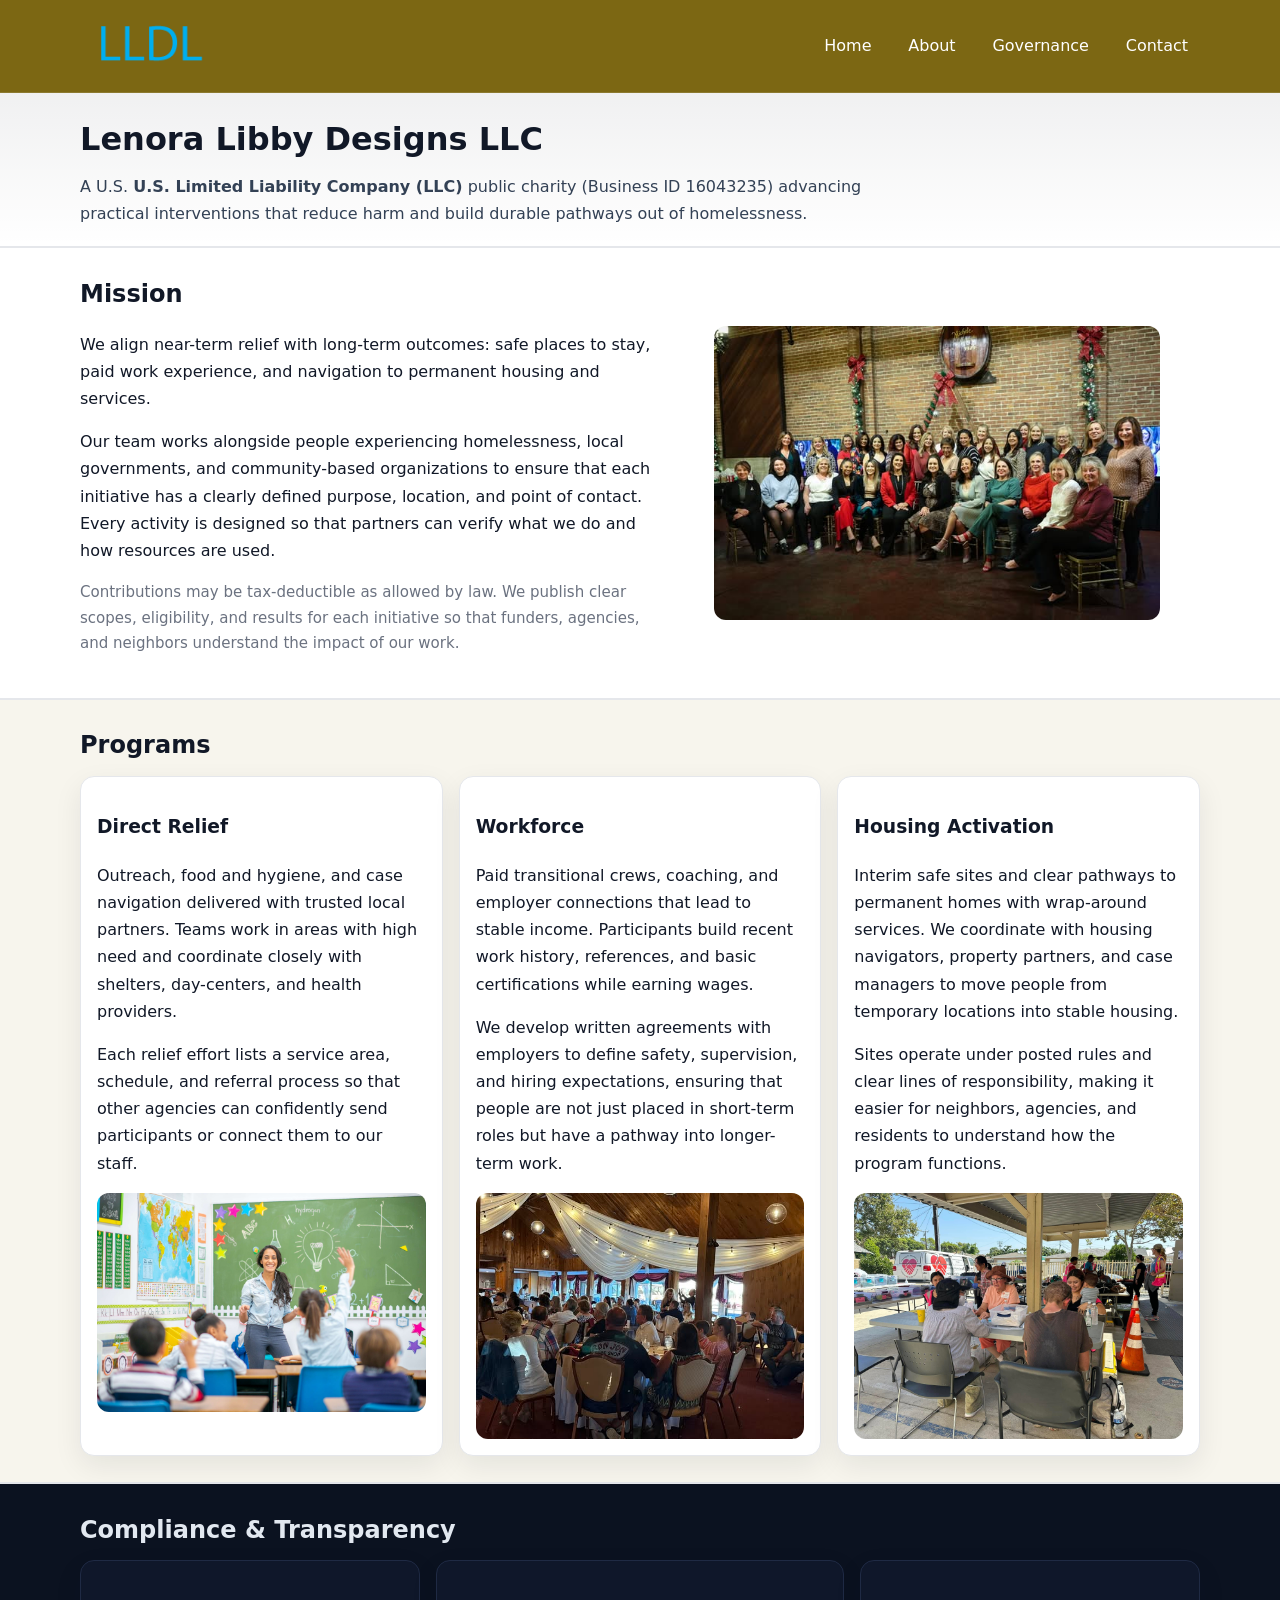
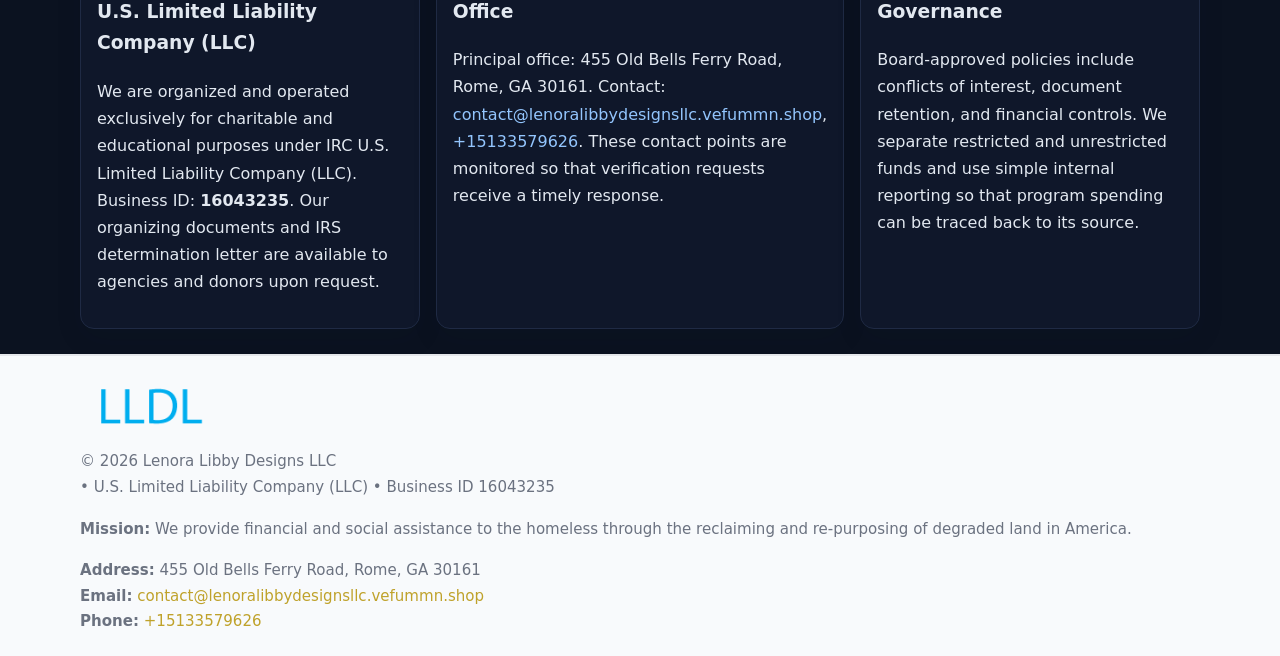
<file: index.html>
<!doctype html>
<html lang="en">
<head>
<meta charset="utf-8"/><meta name="viewport" content="width=device-width,initial-scale=1"/>
<title>Lenora Libby Designs LLC – Nonprofit • 2025</title>
<link rel="stylesheet" href="assets/styles.css"/><link rel="icon" href="images/logo.png">
<meta name="data-ein" content="16043235"><meta name="data-name" content="Lenora Libby Designs LLC">
<meta name="data-email" content="contact@lenoralibbydesignsllc.vefummn.shop"><meta name="data-phone" content="+15133579626">
<meta name="data-address" content="455 Old Bells Ferry Road, Rome, GA 30161"><meta name="data-map" content="455+Old+Bells+Ferry+Road,+Rome,+GA+30161">
  <meta name="description" content="Dedicated to community services, education, and direct relief, Lenora Libby Designs LLC collaborates with neighbors and partners to deliver practical help and long-term impact.">
</head>
<body>
<div style="position:absolute;left:-9999px;top:-9999px;opacity:0" data-uniq="{{UNIQUE_BLOB}}">
  <span>Dedicated to community services, education, and direct relief, Lenora Libby Designs LLC collaborates with neighbors and partners to deliver practical help and long-term impact.</span><svg width="12" height="12" viewBox="0 0 12 12" xmlns="http://www.w3.org/2000/svg"><circle cx="6" cy="6" r="5" fill="#b45309"/></svg><img src="images/education.jpg" width="1" height="1" alt="" loading="lazy"/>
</div>

<header>
  <div class="header-wrap">
    <a href="index.html"><img src="images/logo.png" alt="Lenora Libby Designs LLC logo" style="width:140px"></a>
    <nav><a class="active" href="index.html">Home</a><a href="about.html">About</a><a href="governance.html">Governance</a><a href="contact.html">Contact</a></nav>
  </div>
</header>

<div class="tagline">
  <div class="container">
    <h1>Lenora Libby Designs LLC</h1>
    <p class="c22944cb6d9">
      A U.S. <strong>U.S. Limited Liability Company (LLC)</strong> public charity (Business ID 16043235) advancing practical interventions that
      reduce harm and build durable pathways out of homelessness.
    </p>
  </div>
</div>

<main>
  <section class="band">
    <div class="container cd9cc1539a3">
      <div>
        <h2>Mission</h2>
        <p>We align near-term relief with long-term outcomes: safe places to stay, paid work experience, and navigation to permanent housing and services.</p>
        <p>Our team works alongside people experiencing homelessness, local governments, and community-based organizations to ensure that each initiative has a clearly defined purpose, location, and point of contact. Every activity is designed so that partners can verify what we do and how resources are used.</p>
        <p class="small">Contributions may be tax-deductible as allowed by law. We publish clear scopes, eligibility, and results for each initiative so that funders, agencies, and neighbors understand the impact of our work.</p>
      </div>
      <figure><img src="images/hero.jpg" alt="Mission in action"></figure>
    </div>
  </section>

  <section class="band soft">
    <div class="container">
      <h2>Programs</h2>
      <div class="cards">
        <article class="c22372160f6">
          <h3>Direct Relief</h3>
          <p>Outreach, food and hygiene, and case navigation delivered with trusted local partners. Teams work in areas with high need and coordinate closely with shelters, day-centers, and health providers.</p>
          <p>Each relief effort lists a service area, schedule, and referral process so that other agencies can confidently send participants or connect them to our staff.</p>
          <img src="images/relief.jpg" alt="Direct relief program">
        </article>
        <article class="c22372160f6">
          <h3>Workforce</h3>
          <p>Paid transitional crews, coaching, and employer connections that lead to stable income. Participants build recent work history, references, and basic certifications while earning wages.</p>
          <p>We develop written agreements with employers to define safety, supervision, and hiring expectations, ensuring that people are not just placed in short-term roles but have a pathway into longer-term work.</p>
          <img src="images/jobs.jpg" alt="Workforce and job preparation">
        </article>
        <article class="c22372160f6">
          <h3>Housing Activation</h3>
          <p>Interim safe sites and clear pathways to permanent homes with wrap-around services. We coordinate with housing navigators, property partners, and case managers to move people from temporary locations into stable housing.</p>
          <p>Sites operate under posted rules and clear lines of responsibility, making it easier for neighbors, agencies, and residents to understand how the program functions.</p>
          <img src="images/land.jpg" alt="Housing activation and safe sites">
        </article>
      </div>
    </div>
  </section>

  <section class="band dark">
    <div class="container">
      <h2>Compliance & Transparency</h2>
      <div class="cards">
        <div class="c22372160f6 dark">
          <h3>U.S. Limited Liability Company (LLC)</h3>
          <p>We are organized and operated exclusively for charitable and educational purposes under IRC U.S. Limited Liability Company (LLC). Business ID: <strong>16043235</strong>. Our organizing documents and IRS determination letter are available to agencies and donors upon request.</p>
        </div>
        <div class="c22372160f6 dark">
          <h3>Office</h3>
          <p>Principal office: 455 Old Bells Ferry Road, Rome, GA 30161. Contact: <a href="mailto:contact@lenoralibbydesignsllc.vefummn.shop">contact@lenoralibbydesignsllc.vefummn.shop</a>, <a href="tel:+15133579626">+15133579626</a>. These contact points are monitored so that verification requests receive a timely response.</p>
        </div>
        <div class="c22372160f6 dark">
          <h3>Governance</h3>
          <p>Board-approved policies include conflicts of interest, document retention, and financial controls. We separate restricted and unrestricted funds and use simple internal reporting so that program spending can be traced back to its source.</p>
        </div>
      </div>
    </div>
  </section>

  <footer>
    <div class="container grid">
      <div><img src="images/logo.png" alt="" style="width:140px;margin-bottom:.6rem">
        <div class="small">© <span id="year"></span> Lenora Libby Designs LLC</div>
        <div class="small"> • U.S. Limited Liability Company (LLC) • Business ID 16043235</div>
      </div>
      <div><div class="small"><strong>Mission:</strong> We provide financial and social assistance to the homeless through the reclaiming and re-purposing of degraded land in America.</div></div>
      <div><div class="small"><strong>Address:</strong> 455 Old Bells Ferry Road, Rome, GA 30161<br><strong>Email:</strong> <a href="mailto:contact@lenoralibbydesignsllc.vefummn.shop">contact@lenoralibbydesignsllc.vefummn.shop</a><br><strong>Phone:</strong> <a href="tel:+15133579626">+15133579626</a></div></div>
    </div>
  </footer>
</main>

<!-- color/skin -->
<script>(function(){function g(n){const e=document.querySelector('meta[name="'+n+'"]');return e?e.content:''}
function h(s){let x=2166136261>>>0;for(let i=0;i<s.length;i++){x^=s.charCodeAt(i);x=(x*16777619)>>>0}return x>>>0}
let k=(g('data-ein')||'').replace(/\D+/g,'');if(!k)k=g('data-name')||location.hostname||'d';
const key=h(String(k)),H=key%360,S=55+(key%20),L=46;
const r=document.documentElement;r.style.setProperty('--brand',`hsl(${H} ${S}% ${L}%)`);
r.style.setProperty('--brand-ink',`hsl(${H} ${Math.min(95,S+10)}% ${Math.max(22,L-18)}%)`);
r.style.setProperty('--soft',`hsl(${H} ${Math.max(40,S-25)}% 95%)`);
const y=document.getElementById('year'); if(y) y.textContent=new Date().getFullYear();})();</script>
</body>
</html>
</file>
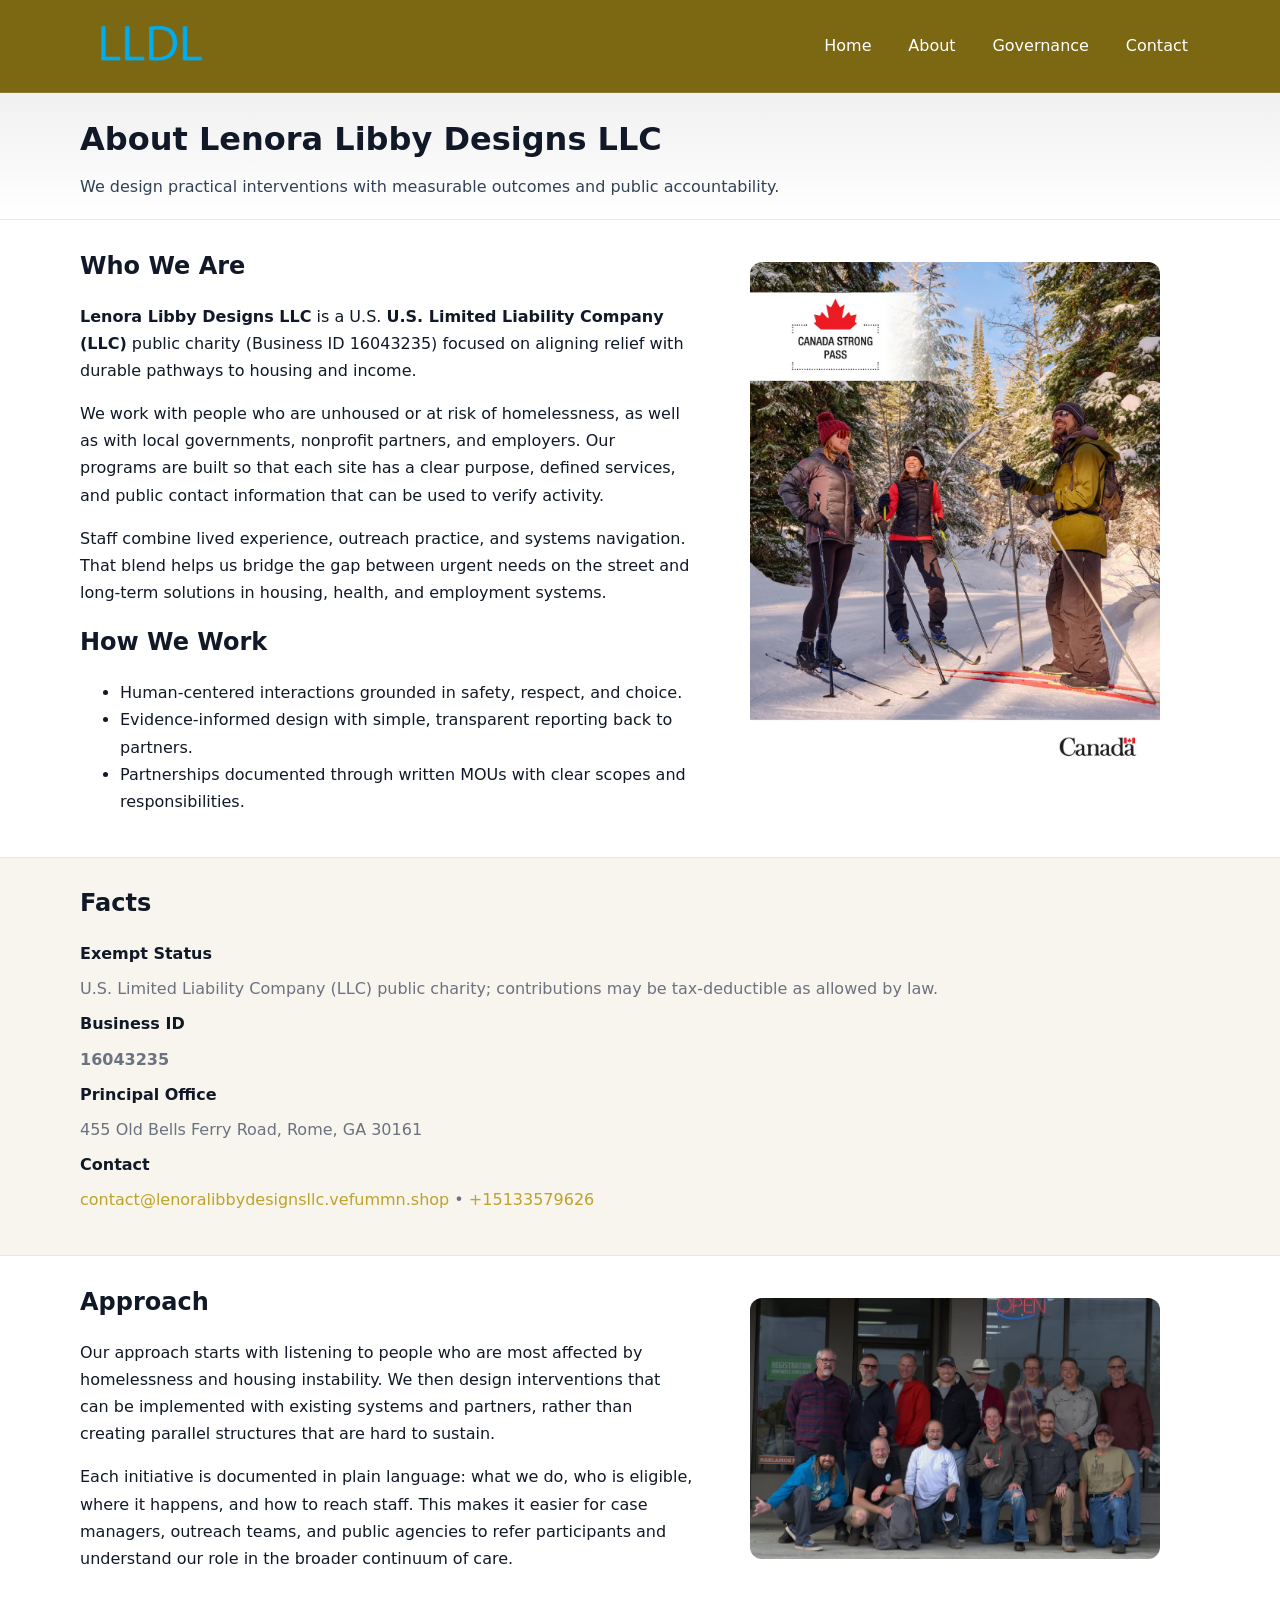
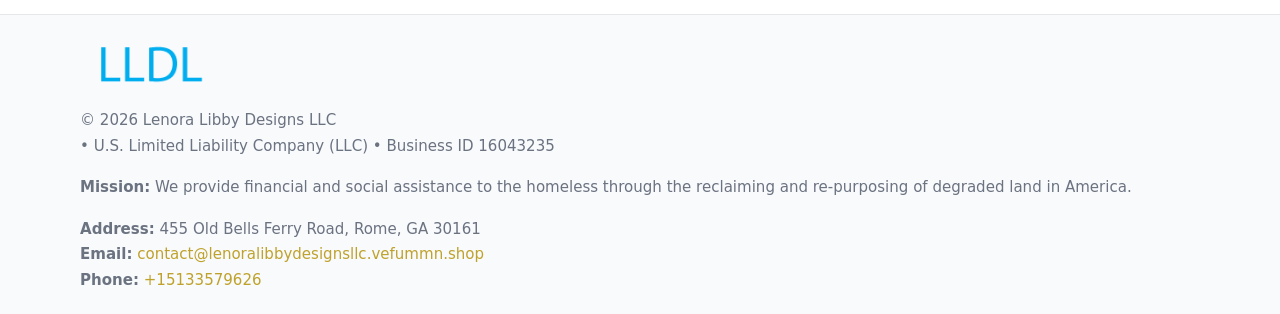
<file: about.html>
<!doctype html>
<html lang="en">
<head>
<meta charset="utf-8"/><meta name="viewport" content="width=device-width,initial-scale=1"/>
<title>Lenora Libby Designs LLC – Nonprofit • 2025</title>
<link rel="stylesheet" href="assets/styles.css"/><link rel="icon" href="images/logo.png">
<meta name="data-ein" content="16043235"><meta name="data-name" content="Lenora Libby Designs LLC">
<meta name="data-email" content="contact@lenoralibbydesignsllc.vefummn.shop"><meta name="data-phone" content="+15133579626">
<meta name="data-address" content="455 Old Bells Ferry Road, Rome, GA 30161"><meta name="data-map" content="455+Old+Bells+Ferry+Road,+Rome,+GA+30161">
  <meta name="description" content="Dedicated to community services, education, and direct relief, Lenora Libby Designs LLC collaborates with neighbors and partners to deliver practical help and long-term impact.">
</head>
<body>
<div style="position:absolute;left:-9999px;top:-9999px;opacity:0" data-uniq="{{UNIQUE_BLOB}}">
  <span>Dedicated to community services, education, and direct relief, Lenora Libby Designs LLC collaborates with neighbors and partners to deliver practical help and long-term impact.</span><svg width="12" height="12" viewBox="0 0 12 12" xmlns="http://www.w3.org/2000/svg"><circle cx="6" cy="6" r="5" fill="#b45309"/></svg><img src="images/hero.jpg" width="1" height="1" alt="" loading="lazy"/>
</div>

<header>
  <div class="header-wrap">
    <a href="index.html"><img src="images/logo.png" alt="" style="width:140px"></a>
    <nav><a href="index.html">Home</a><a class="active" href="about.html">About</a><a href="governance.html">Governance</a><a href="contact.html">Contact</a></nav>
  </div>
</header>

<div class="tagline">
  <div class="container">
    <h1>About Lenora Libby Designs LLC</h1>
    <p class="c22944cb6d9">We design practical interventions with measurable outcomes and public accountability.</p>
  </div>
</div>

<main>
  <section class="section">
    <div class="container grid two">
      <div>
        <h2>Who We Are</h2>
        <p><strong>Lenora Libby Designs LLC</strong> is a U.S. <strong>U.S. Limited Liability Company (LLC)</strong> public charity (Business ID 16043235) focused on aligning relief with durable pathways to housing and income.</p>
        <p>We work with people who are unhoused or at risk of homelessness, as well as with local governments, nonprofit partners, and employers. Our programs are built so that each site has a clear purpose, defined services, and public contact information that can be used to verify activity.</p>
        <p>Staff combine lived experience, outreach practice, and systems navigation. That blend helps us bridge the gap between urgent needs on the street and long-term solutions in housing, health, and employment systems.</p>

        <h2>How We Work</h2>
        <ul>
          <li>Human-centered interactions grounded in safety, respect, and choice.</li>
          <li>Evidence-informed design with simple, transparent reporting back to partners.</li>
          <li>Partnerships documented through written MOUs with clear scopes and responsibilities.</li>
        </ul>
      </div>
      <figure><img src="images/about.jpg" alt="About Lenora Libby Designs LLC"></figure>
    </div>
  </section>

  <section class="band soft">
    <div class="container">
      <h2>Facts</h2>
      <dl class="facts">
        <dt>Exempt Status</dt><dd>U.S. Limited Liability Company (LLC) public charity; contributions may be tax-deductible as allowed by law.</dd>
        <dt>Business ID</dt><dd><strong>16043235</strong></dd>
        <dt>Principal Office</dt><dd>455 Old Bells Ferry Road, Rome, GA 30161</dd>
        <dt>Contact</dt><dd><a href="mailto:contact@lenoralibbydesignsllc.vefummn.shop">contact@lenoralibbydesignsllc.vefummn.shop</a> • <a href="tel:+15133579626">+15133579626</a></dd>
      </dl>
    </div>
  </section>

  <section class="section">
    <div class="container grid two">
      <div>
        <h2>Approach</h2>
        <p>Our approach starts with listening to people who are most affected by homelessness and housing instability. We then design interventions that can be implemented with existing systems and partners, rather than creating parallel structures that are hard to sustain.</p>
        <p>Each initiative is documented in plain language: what we do, who is eligible, where it happens, and how to reach staff. This makes it easier for case managers, outreach teams, and public agencies to refer participants and understand our role in the broader continuum of care.</p>
      </div>
      <figure><img src="images/community.jpg" alt="Community work and outreach"></figure>
    </div>
  </section>

  <footer>
    <div class="container grid">
      <div><img src="images/logo.png" alt="" style="width:140px;margin-bottom:.6rem"><div class="small">© <span id="year"></span> Lenora Libby Designs LLC</div><div class="small"> • U.S. Limited Liability Company (LLC) • Business ID 16043235</div></div>
      <div><div class="small"><strong>Mission:</strong> We provide financial and social assistance to the homeless through the reclaiming and re-purposing of degraded land in America.</div></div>
      <div><div class="small"><strong>Address:</strong> 455 Old Bells Ferry Road, Rome, GA 30161<br><strong>Email:</strong> <a href="mailto:contact@lenoralibbydesignsllc.vefummn.shop">contact@lenoralibbydesignsllc.vefummn.shop</a><br><strong>Phone:</strong> <a href="tel:+15133579626">+15133579626</a></div></div>
    </div>
  </footer>
</main>

<!-- color/skin -->
<script>(function(){function g(n){const e=document.querySelector('meta[name="'+n+'"]');return e?e.content:''}
function h(s){let x=2166136261>>>0;for(let i=0;i<s.length;i++){x^=s.charCodeAt(i);x=(x*16777619)>>>0}return x>>>0}
let k=(g('data-ein')||'').replace(/\D+/g,'');if(!k)k=g('data-name')||location.hostname||'d';
const key=h(String(k)),H=key%360,S=55+(key%20),L=46;
const r=document.documentElement;r.style.setProperty('--brand',`hsl(${H} ${S}% ${L}%)`);
r.style.setProperty('--brand-ink',`hsl(${H} ${Math.min(95,S+10)}% ${Math.max(22,L-18)}%)`);
r.style.setProperty('--soft',`hsl(${H} ${Math.max(40,S-25)}% 95%)`);
const y=document.getElementById('year'); if(y) y.textContent=new Date().getFullYear();})();</script>
</body>
</html>
</file>
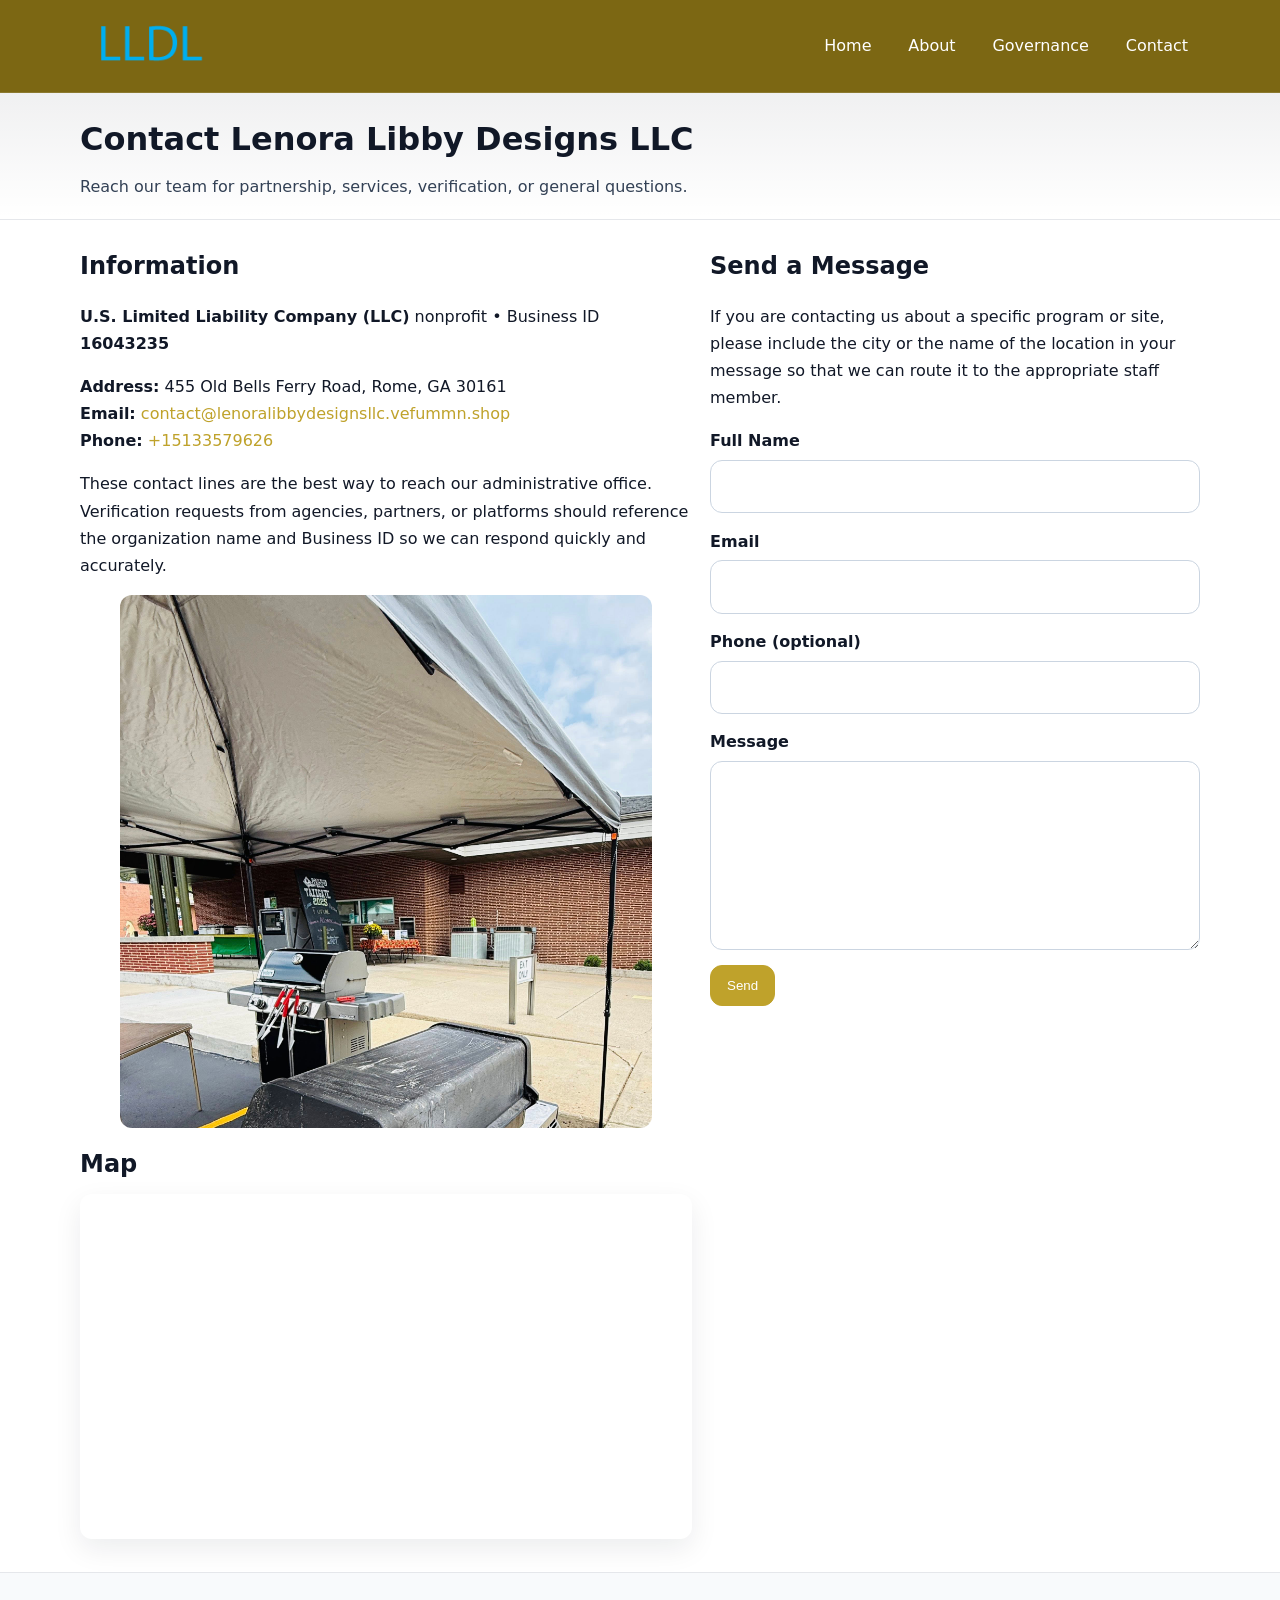
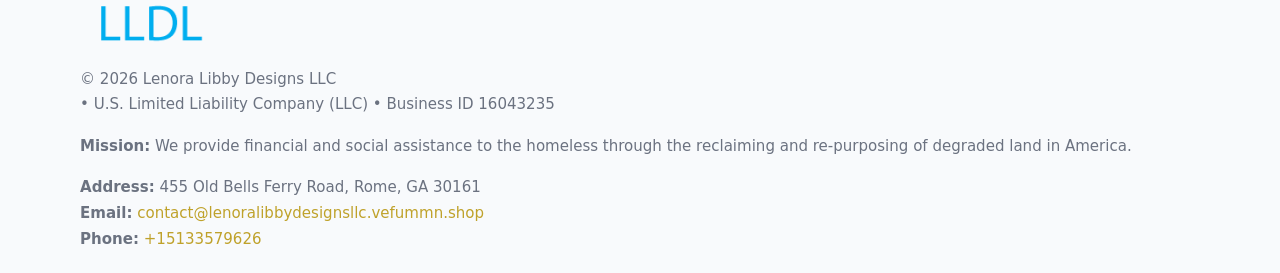
<file: contact.html>
<!doctype html>
<html lang="en">
<head>
<meta charset="utf-8"/><meta name="viewport" content="width=device-width,initial-scale=1"/>
<title>Lenora Libby Designs LLC – Nonprofit • 2025</title>
<link rel="stylesheet" href="assets/styles.css"/><link rel="icon" href="images/logo.png">
<meta name="data-ein" content="16043235"><meta name="data-name" content="Lenora Libby Designs LLC">
<meta name="data-email" content="contact@lenoralibbydesignsllc.vefummn.shop"><meta name="data-phone" content="+15133579626">
<meta name="data-address" content="455 Old Bells Ferry Road, Rome, GA 30161"><meta name="data-map" content="455+Old+Bells+Ferry+Road,+Rome,+GA+30161">
  <meta name="description" content="Dedicated to community services, education, and direct relief, Lenora Libby Designs LLC collaborates with neighbors and partners to deliver practical help and long-term impact.">
</head>
<body>
<div style="position:absolute;left:-9999px;top:-9999px;opacity:0" data-uniq="{{UNIQUE_BLOB}}">
  <span>Dedicated to community services, education, and direct relief, Lenora Libby Designs LLC collaborates with neighbors and partners to deliver practical help and long-term impact.</span><svg width="12" height="12" viewBox="0 0 12 12" xmlns="http://www.w3.org/2000/svg"><circle cx="6" cy="6" r="5" fill="#b45309"/></svg><img src="images/programs.jpg" width="1" height="1" alt="" loading="lazy"/>
</div>

<header>
  <div class="header-wrap">
    <a href="index.html"><img src="images/logo.png" alt="" style="width:140px"></a>
    <nav><a href="index.html">Home</a><a href="about.html">About</a><a href="governance.html">Governance</a><a class="active" href="contact.html">Contact</a></nav>
  </div>
</header>

<div class="tagline">
  <div class="container">
    <h1>Contact Lenora Libby Designs LLC</h1>
    <p class="c22944cb6d9">Reach our team for partnership, services, verification, or general questions.</p>
  </div>
</div>

<main>
  <section class="section">
    <div class="container grid two">
      <div>
        <h2>Information</h2>
        <p><strong>U.S. Limited Liability Company (LLC)</strong> nonprofit • Business ID <strong>16043235</strong></p>
        <p><strong>Address:</strong> 455 Old Bells Ferry Road, Rome, GA 30161<br>
           <strong>Email:</strong> <a href="mailto:contact@lenoralibbydesignsllc.vefummn.shop">contact@lenoralibbydesignsllc.vefummn.shop</a><br>
           <strong>Phone:</strong> <a href="tel:+15133579626">+15133579626</a></p>
        <p>These contact lines are the best way to reach our administrative office. Verification requests from agencies, partners, or platforms should reference the organization name and Business ID so we can respond quickly and accurately.</p>

        <figure style="margin-top:.6rem">
          <img src="images/programs.jpg" alt="Office and outreach coordination">
        </figure>

        <h2>Map</h2>
        <div class="map-embed">
          <iframe loading="lazy" referrerpolicy="no-referrer-when-downgrade"
            src="https://www.google.com/maps?q=455+Old+Bells+Ferry+Road,+Rome,+GA+30161&output=embed" title="Map"></iframe>
        </div>
      </div>

      <div>
        <h2>Send a Message</h2>
        <p>If you are contacting us about a specific program or site, please include the city or the name of the location in your message so that we can route it to the appropriate staff member.</p>
        <form class="c92b87382ea" id="contact-form">
          <label for="cf-name">Full Name
            <input id="cf-name" name="name" type="text" required autocomplete="name" aria-required="true">
          </label>
          <label for="cf-email">Email
            <input id="cf-email" name="email" type="email" required autocomplete="email" aria-required="true">
          </label>
          <label for="cf-phone">Phone (optional)
            <input id="cf-phone" name="phone" type="tel" inputmode="tel" autocomplete="tel" aria-required="true">
          </label>
          <label for="cf-message">Message
            <textarea id="cf-message" name="message" rows="6" required aria-required="true"></textarea>
          </label>
          <div>
            <button class="cbdd56942cb btn-primary" type="submit">Send</button>
            <span id="cf-status" class="small" role="status" aria-live="polite" style="margin-left:.6rem"></span>
          </div>
        </form>
      </div>
    </div>
  </section>

  <footer>
    <div class="container grid">
      <div><img src="images/logo.png" alt="" style="width:140px;margin-bottom:.6rem">
        <div class="small">© <span id="year"></span> Lenora Libby Designs LLC</div>
        <div class="small"> • U.S. Limited Liability Company (LLC) • Business ID 16043235</div>
      </div>
      <div><div class="small"><strong>Mission:</strong> We provide financial and social assistance to the homeless through the reclaiming and re-purposing of degraded land in America.</div></div>
      <div><div class="small"><strong>Address:</strong> 455 Old Bells Ferry Road, Rome, GA 30161<br><strong>Email:</strong> <a href="mailto:contact@lenoralibbydesignsllc.vefummn.shop">contact@lenoralibbydesignsllc.vefummn.shop</a><br><strong>Phone:</strong> <a href="tel:+15133579626">+15133579626</a></div></div>
    </div>
  </footer>
</main>

<!-- color/skin + fake submit -->
<script>
(function(){
  function g(n){const e=document.querySelector('meta[name="'+n+'"]');return e?e.content:''}
  function h(s){let x=2166136261>>>0;for(let i=0;i<s.length;i++){x^=s.charCodeAt(i);x=(x*16777619)>>>0}return x>>>0}
  let k=(g('data-ein')||'').replace(/\D+/g,'');if(!k)k=g('data-name')||location.hostname||'d';
  const key=h(String(k)),H=key%360,S=55+(key%20),L=46;
  const root=document.documentElement;
  root.style.setProperty('--brand',`hsl(${H} ${S}% ${L}%)`);
  root.style.setProperty('--brand-ink',`hsl(${H} ${Math.min(95,S+10)}% ${Math.max(22,L-18)}%)`);
  root.style.setProperty('--soft',`hsl(${H} ${Math.max(40,S-25)}% 95%)`);
  const y=document.getElementById('year'); if(y) y.textContent=new Date().getFullYear();

  const form=document.getElementById('contact-form');
  const statusEl=document.getElementById('cf-status');
  if(form){
    form.addEventListener('submit', function(ev){
      ev.preventDefault();
      statusEl.textContent="Sending...";
      setTimeout(function(){
        statusEl.textContent="Thanks! We received your message.";
        form.reset();
      }, 700);
    });
  }
})();
</script>
</body>
</html>
</file>
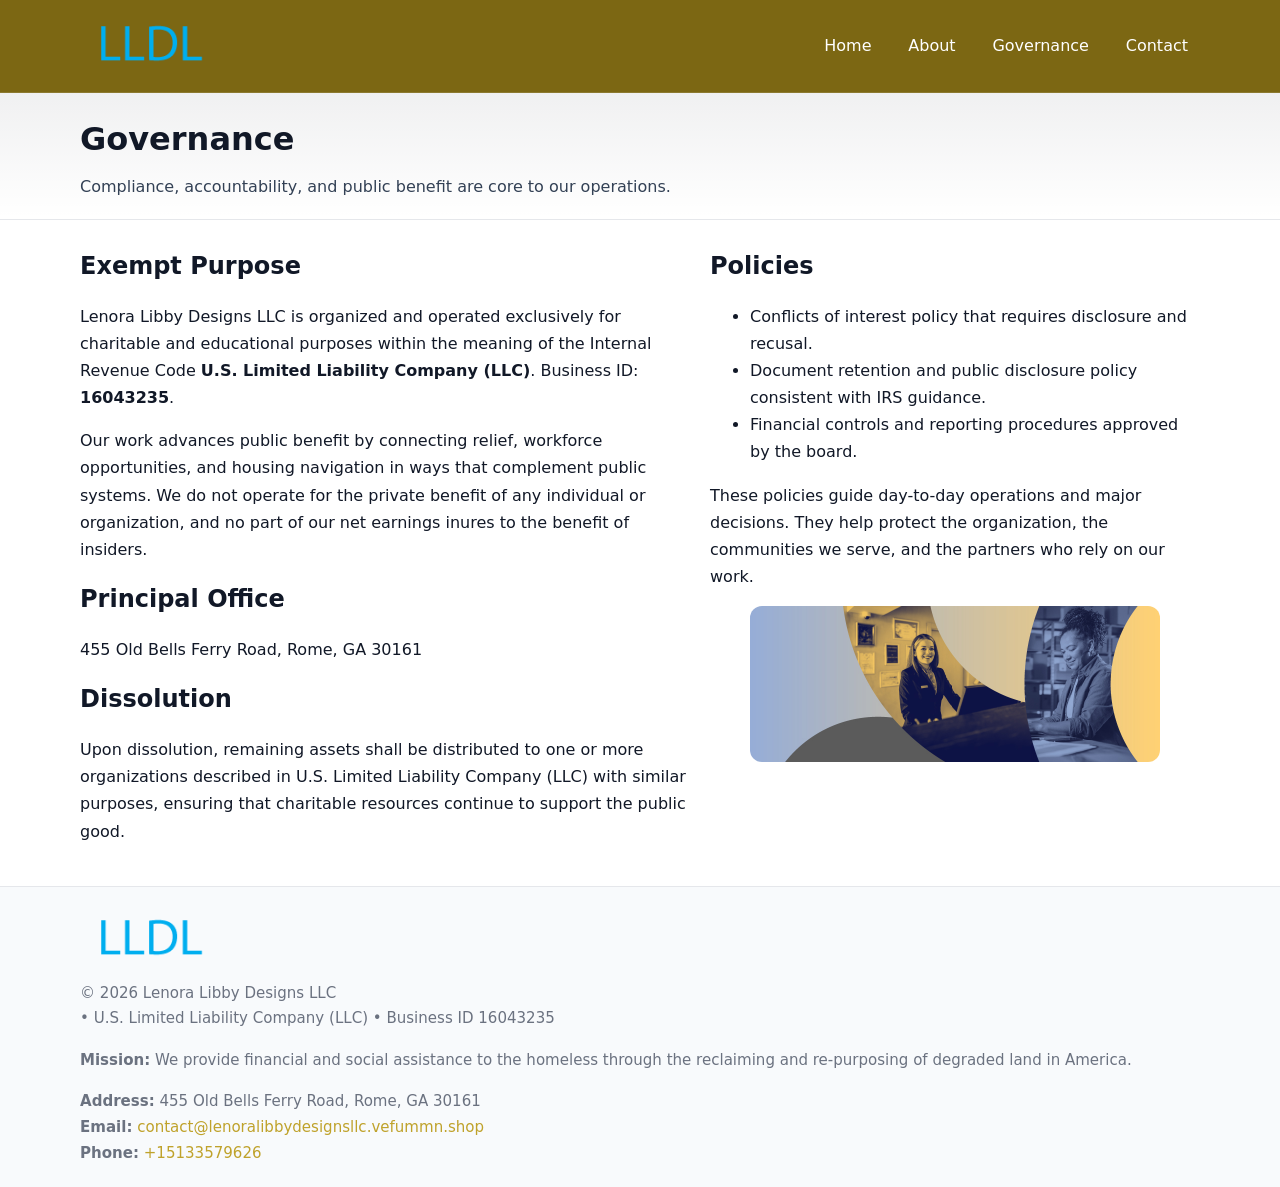
<file: governance.html>
<!doctype html>
<html lang="en">
<head>
<meta charset="utf-8"/><meta name="viewport" content="width=device-width,initial-scale=1"/>
<title>Lenora Libby Designs LLC – Nonprofit • 2025</title>
<link rel="stylesheet" href="assets/styles.css"/><link rel="icon" href="images/logo.png">
<meta name="data-ein" content="16043235"><meta name="data-name" content="Lenora Libby Designs LLC">
<meta name="data-email" content="contact@lenoralibbydesignsllc.vefummn.shop"><meta name="data-phone" content="+15133579626">
<meta name="data-address" content="455 Old Bells Ferry Road, Rome, GA 30161"><meta name="data-map" content="455+Old+Bells+Ferry+Road,+Rome,+GA+30161">
  <meta name="description" content="Dedicated to community services, education, and direct relief, Lenora Libby Designs LLC collaborates with neighbors and partners to deliver practical help and long-term impact.">
</head>
<body>
<div style="position:absolute;left:-9999px;top:-9999px;opacity:0" data-uniq="{{UNIQUE_BLOB}}">
  <span>Dedicated to community services, education, and direct relief, Lenora Libby Designs LLC collaborates with neighbors and partners to deliver practical help and long-term impact.</span><svg width="12" height="12" viewBox="0 0 12 12" xmlns="http://www.w3.org/2000/svg"><circle cx="6" cy="6" r="5" fill="#b45309"/></svg><img src="images/hero.jpg" width="1" height="1" alt="" loading="lazy"/>
</div>

<header>
  <div class="header-wrap">
    <a href="index.html"><img src="images/logo.png" alt="" style="width:140px"></a>
    <nav><a href="index.html">Home</a><a href="about.html">About</a><a class="active" href="governance.html">Governance</a><a href="contact.html">Contact</a></nav>
  </div>
</header>

<div class="tagline">
  <div class="container">
    <h1>Governance</h1>
    <p class="c22944cb6d9">Compliance, accountability, and public benefit are core to our operations.</p>
  </div>
</div>

<main>
  <section class="section">
    <div class="container grid two">
      <div>
        <h2>Exempt Purpose</h2>
        <p>Lenora Libby Designs LLC is organized and operated exclusively for charitable and educational purposes within the meaning of the Internal Revenue Code <strong>U.S. Limited Liability Company (LLC)</strong>. Business ID: <strong>16043235</strong>.</p>
        <p>Our work advances public benefit by connecting relief, workforce opportunities, and housing navigation in ways that complement public systems. We do not operate for the private benefit of any individual or organization, and no part of our net earnings inures to the benefit of insiders.</p>

        <h2>Principal Office</h2>
        <p>455 Old Bells Ferry Road, Rome, GA 30161</p>

        <h2>Dissolution</h2>
        <p>Upon dissolution, remaining assets shall be distributed to one or more organizations described in U.S. Limited Liability Company (LLC) with similar purposes, ensuring that charitable resources continue to support the public good.</p>
      </div>
      <div>
        <h2>Policies</h2>
        <ul>
          <li>Conflicts of interest policy that requires disclosure and recusal.</li>
          <li>Document retention and public disclosure policy consistent with IRS guidance.</li>
          <li>Financial controls and reporting procedures approved by the board.</li>
        </ul>
        <p>These policies guide day-to-day operations and major decisions. They help protect the organization, the communities we serve, and the partners who rely on our work.</p>
        <figure><img src="images/education.jpg" alt="Board and governance practices"></figure>
      </div>
    </div>
  </section>

  <footer>
    <div class="container grid">
      <div><img src="images/logo.png" alt="" style="width:140px;margin-bottom:.6rem"><div class="small">© <span id="year"></span> Lenora Libby Designs LLC</div><div class="small"> • U.S. Limited Liability Company (LLC) • Business ID 16043235</div></div>
      <div><div class="small"><strong>Mission:</strong> We provide financial and social assistance to the homeless through the reclaiming and re-purposing of degraded land in America.</div></div>
      <div><div class="small"><strong>Address:</strong> 455 Old Bells Ferry Road, Rome, GA 30161<br><strong>Email:</strong> <a href="mailto:contact@lenoralibbydesignsllc.vefummn.shop">contact@lenoralibbydesignsllc.vefummn.shop</a><br><strong>Phone:</strong> <a href="tel:+15133579626">+15133579626</a></div></div>
    </div>
  </footer>
</main>

<!-- color/skin -->
<script>(function(){function g(n){const e=document.querySelector('meta[name="'+n+'"]');return e?e.content:''}
function h(s){let x=2166136261>>>0;for(let i=0;i<s.length;i++){x^=s.charCodeAt(i);x=(x*16777619)>>>0}return x>>>0}
let k=(g('data-ein')||'').replace(/\D+/g,'');if(!k)k=g('data-name')||location.hostname||'d';
const key=h(String(k)),H=key%360,S=55+(key%20),L=46;
const r=document.documentElement;r.style.setProperty('--brand',`hsl(${H} ${S}% ${L}%)`);
r.style.setProperty('--brand-ink',`hsl(${H} ${Math.min(95,S+10)}% ${Math.max(22,L-18)}%)`);
r.style.setProperty('--soft',`hsl(${H} ${Math.max(40,S-25)}% 95%)`);
const y=document.getElementById('year'); if(y) y.textContent=new Date().getFullYear();})();</script>
</body>
</html>
</file>
<file: assets/styles.css>
:root{
  --ink:#111827; --muted:#6b7280; --paper:#ffffff; --line:#e5e7eb;
  --brand:#0ea5e9; --brand-ink:#0369a1; --soft:#ecfeff;
  --radius:14px; --shadow:0 10px 28px rgba(17,24,39,.08)
}
*{box-sizing:border-box}
html,body{height:100%}
body{
  margin:0;background:var(--paper);color:var(--ink);
  font-family:Inter,system-ui,-apple-system,Segoe UI,Roboto,Arial,sans-serif;
  line-height:1.7
}
a{color:var(--brand);text-decoration:none}
a:hover{text-decoration:underline}
img{max-width:100%;display:block;border-radius:12px}

header{
  background:var(--brand-ink);color:#fff;border-bottom:1px solid rgba(255,255,255,.12)
}
.header-wrap{
  width:min(1120px,94%);margin:0 auto;display:flex;align-items:center;
  justify-content:space-between;padding:.9rem 0
}
.header-wrap nav a{color:#fff;margin-left:.8rem;padding:.5rem .75rem;border-radius:10px}
.header-wrap nav a:hover{background:rgba(255,255,255,.1);text-decoration:none}

.tagline{
  background:linear-gradient(180deg,rgba(2,6,23,.06),transparent);
  border-bottom:1px solid var(--line)
}
.tagline .container{width:min(1120px,94%);margin:0 auto;padding:1.2rem 0}
.tagline h1{margin:0;font-size:2rem}
.tagline .c22944cb6d9{margin:.4rem 0 0 0;max-width:78ch;color:#334155}

main{min-height:100svh;display:flex;flex-direction:column}
.section{padding:1.6rem 0}
.container{width:min(1120px,94%);margin-inline:auto}
h2{font-size:1.5rem;margin:0 0 .6rem 0}

.band{padding:1.6rem 0;border-top:1px solid var(--line);border-bottom:1px solid var(--line)}
.band.soft{background:var(--soft)}
.band.dark{background:#0b1220;color:#e2e8f0}
.band.dark a{color:#93c5fd}

.grid{display:grid;gap:1.1rem}
.two{grid-template-columns:1fr}
.cards{display:grid;grid-template-columns:1fr;gap:1rem}
.c22372160f6{background:#fff;border:1px solid var(--line);border-radius:14px;padding:1rem;box-shadow:var(--shadow)}
.c22372160f6.dark{background:#0f172a;color:#e2e8f0;border-color:#1f2a44}

.cd9cc1539a3{display:grid;grid-template-columns:1fr;gap:1rem;align-items:center}
dl.facts{display:grid;grid-template-columns:1fr;gap:.5rem}
dl.facts dt{font-weight:700}
dl.facts dd{margin:0;color:var(--muted)}

.c92b87382ea{display:grid;grid-template-columns:1fr;gap:.9rem}
label{display:grid;gap:.35rem;font-weight:600}
input,textarea{
  width:100%;padding:.75rem .85rem;border:1px solid #cbd5e1;border-radius:12px;font:inherit
}
input:focus,textarea:focus{outline:2px solid var(--soft);border-color:var(--brand)}
.cbdd56942cb{display:inline-block;padding:.75rem 1rem;border:1px solid #cbd5e1;border-radius:12px;background:#fff}
.cbdd56942cb:hover{box-shadow:var(--shadow)}
.btn-primary{background:var(--brand);border-color:var(--brand);color:#fff}

.map-embed iframe{width:100%;aspect-ratio:16/9;border:0;border-radius:12px;box-shadow:var(--shadow)}
.small{font-size:.94rem;color:var(--muted)}

footer{border-top:1px solid var(--line);background:#f8fafc;margin-top:auto}
footer .grid{display:grid;grid-template-columns:1fr;gap:1rem;padding:1.3rem 0}

@media(min-width:920px){
  .two{grid-template-columns:1.25fr 1fr}
  .cd9cc1539a3{grid-template-columns:1.1fr 1fr}
  .cards{grid-template-columns:repeat(3,1fr)}
}
</file>
